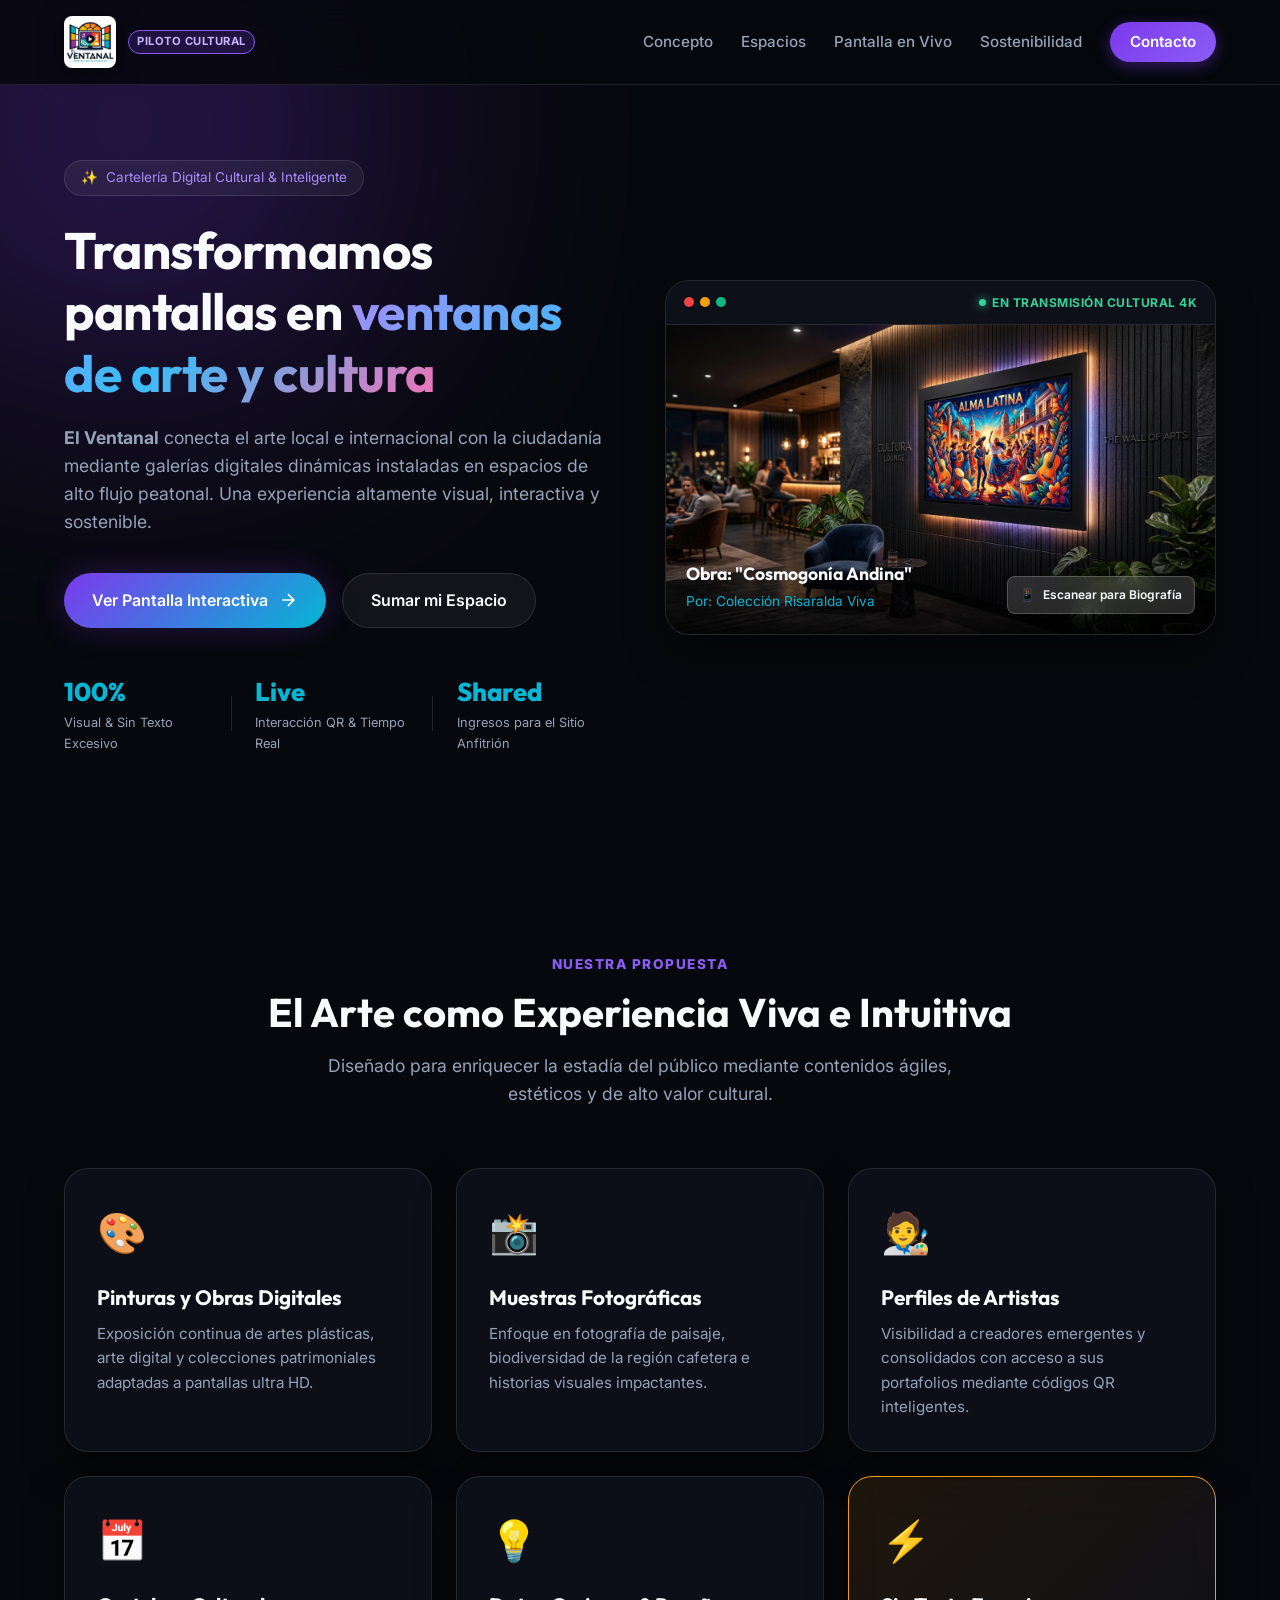
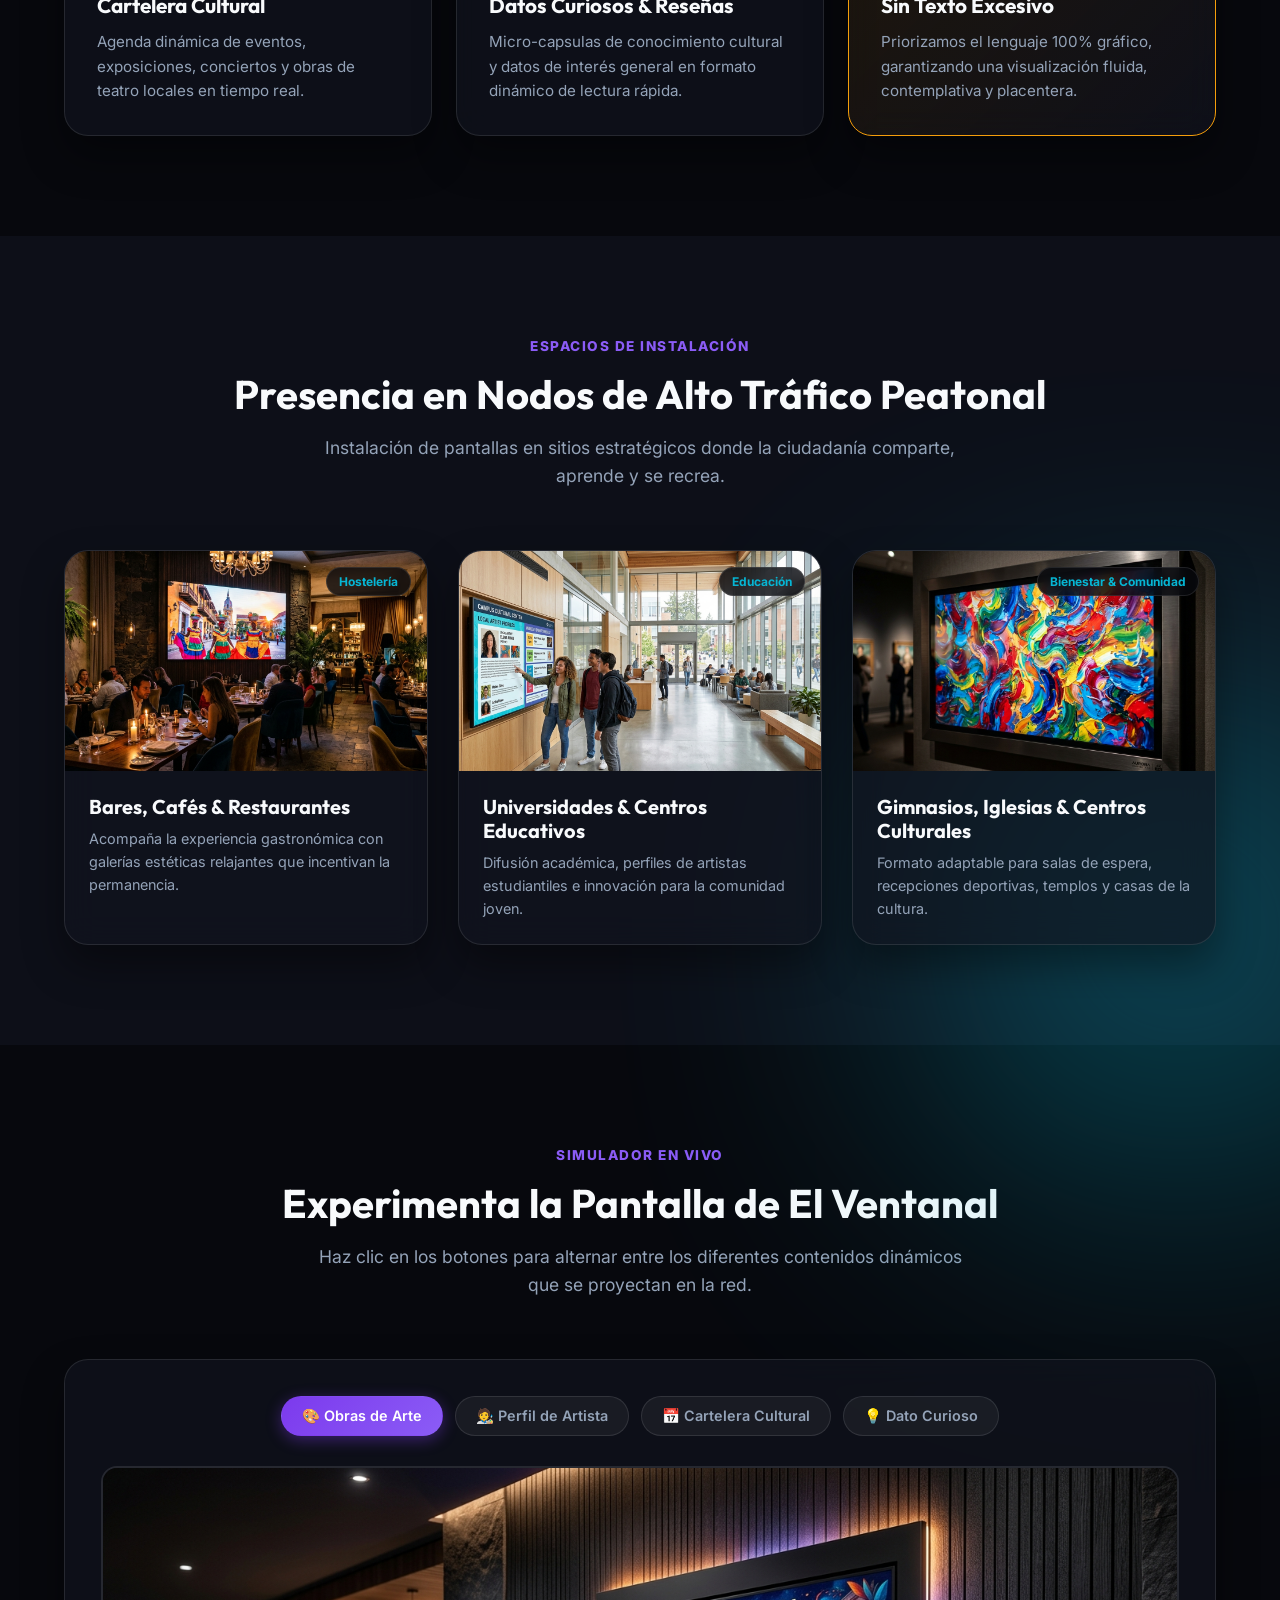
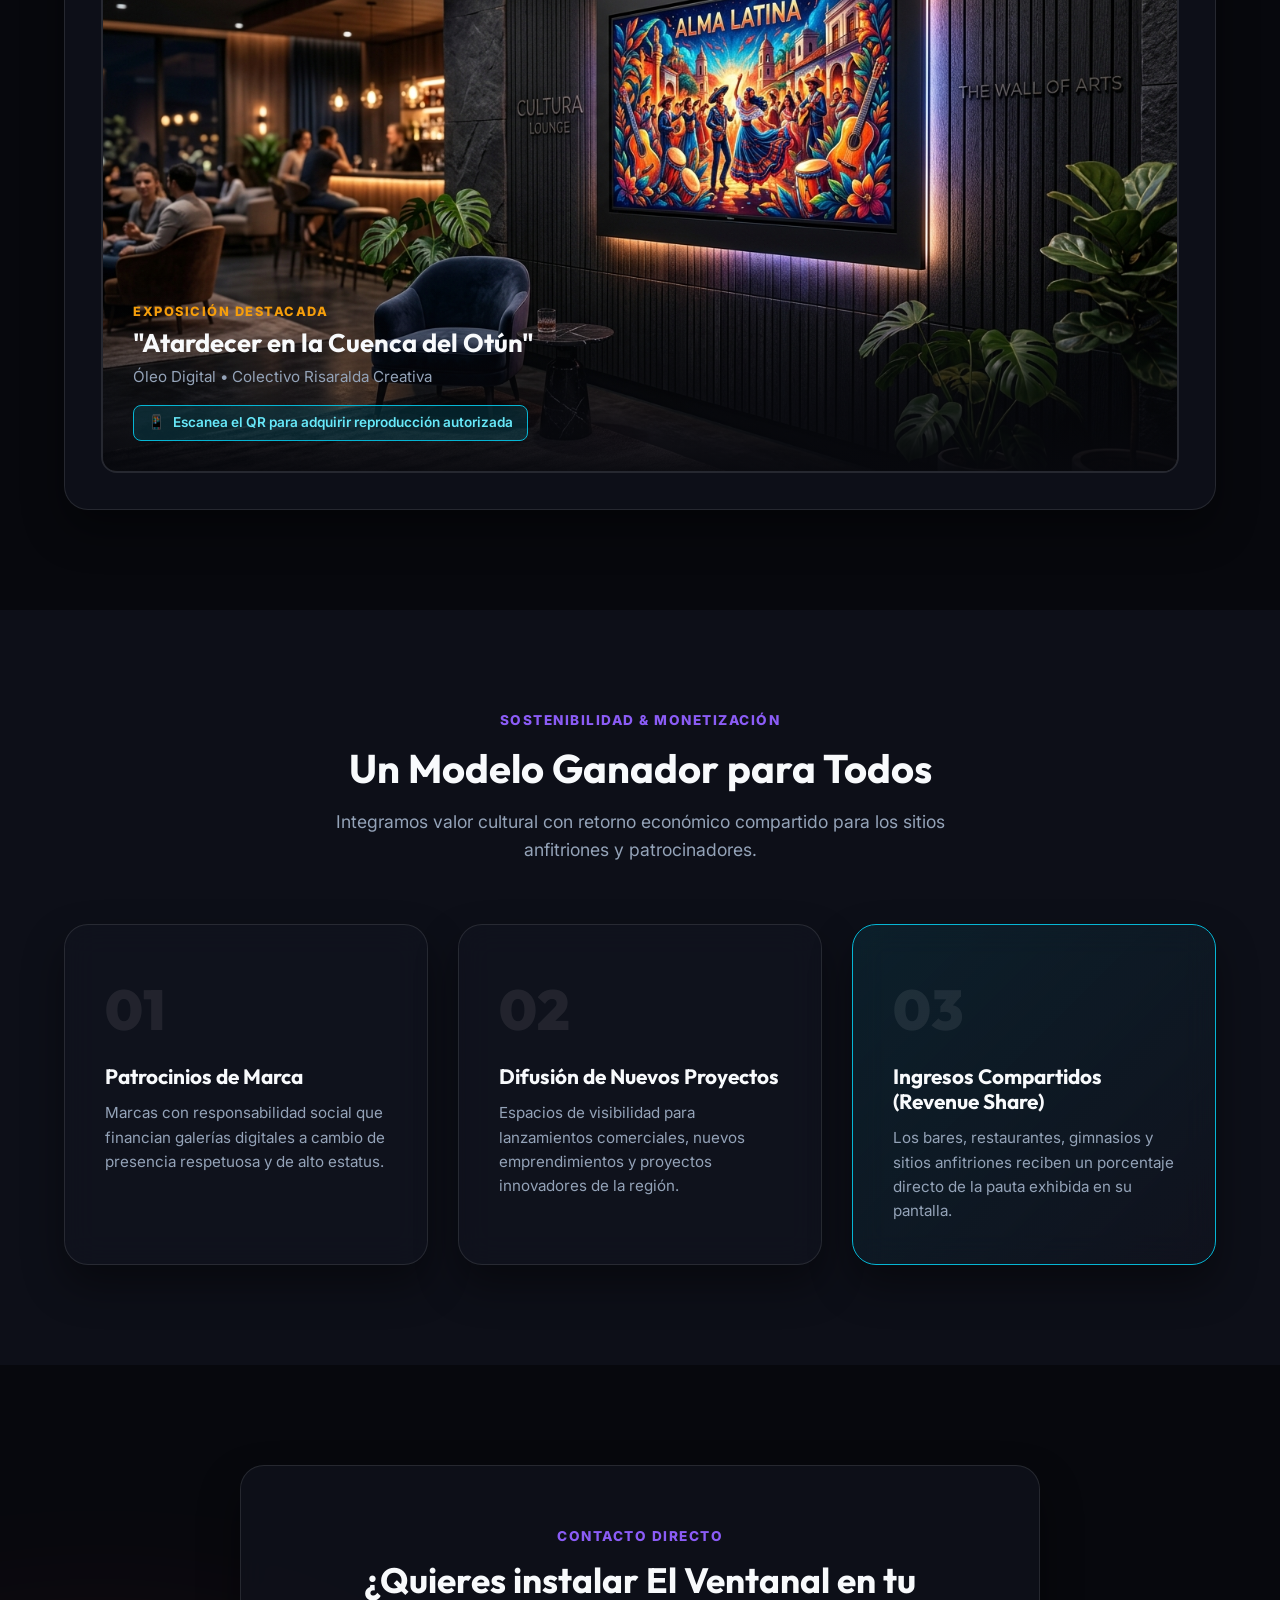
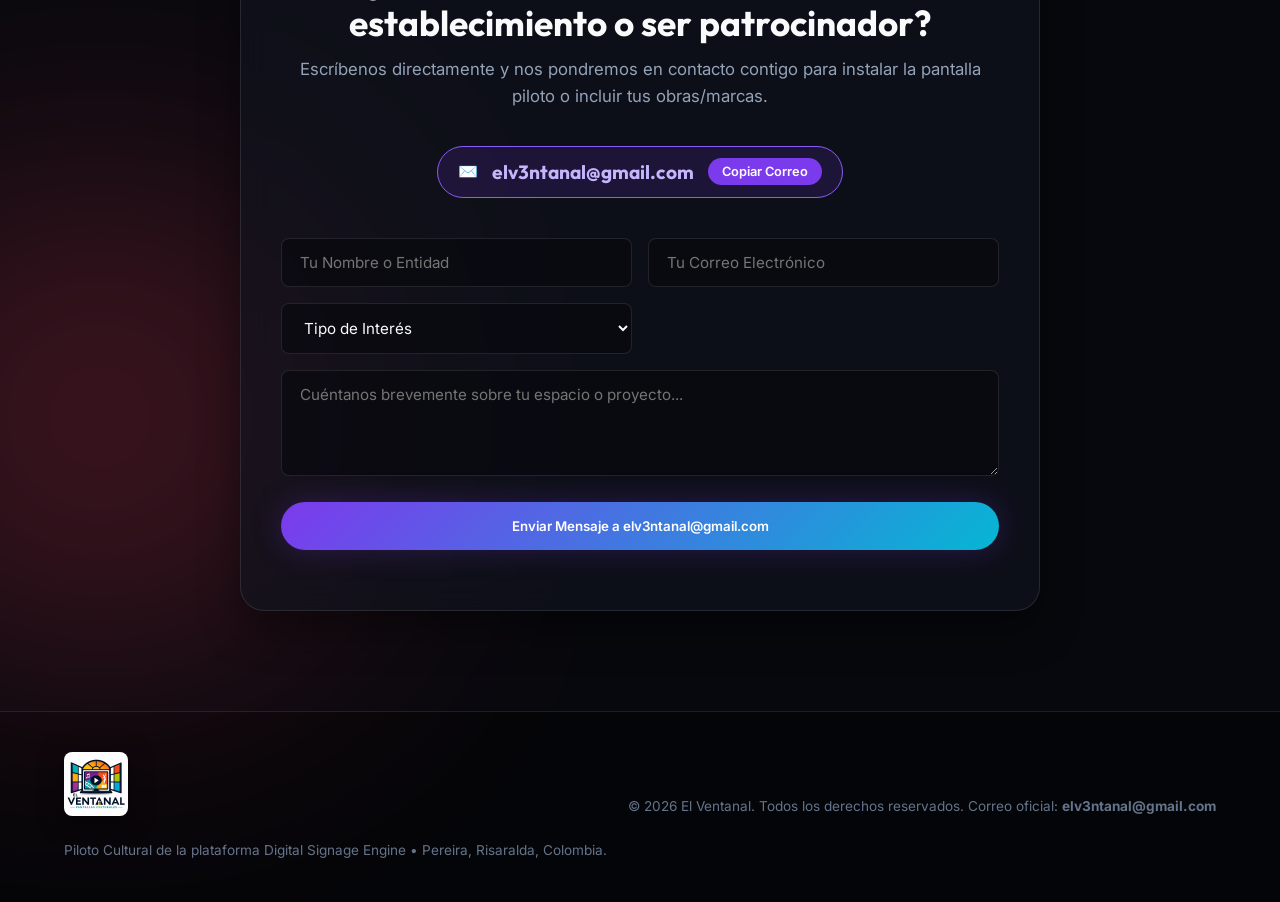
<file: public/index.html>
<!DOCTYPE html>
<html lang="es">
<head>
  <meta charset="UTF-8">
  <meta name="viewport" content="width=device-width, initial-scale=1.0">
  <title>El Ventanal — Galerías Digitales e Interactivas de Arte y Cultura</title>
  <meta name="description" content="El Ventanal es una plataforma cultural y tecnológica que transforma pantallas en sitios de alto flujo en galerías digitales dinámicas e interactivas.">
  
  <!-- Google Fonts -->
  <link rel="preconnect" href="https://fonts.googleapis.com">
  <link rel="preconnect" href="https://fonts.gstatic.com" crossorigin>
  <link href="https://fonts.googleapis.com/css2?family=Inter:wght@300;400;500;600;700&family=Outfit:wght@400;500;600;700;800;900&display=swap" rel="stylesheet">
  
  <!-- Stylesheet -->
  <link rel="stylesheet" href="styles.css">
</head>
<body>

  <!-- Ambient Glow Backgrounds -->
  <div class="glow-orb orb-1"></div>
  <div class="glow-orb orb-2"></div>
  <div class="glow-orb orb-3"></div>

  <!-- Navigation Bar -->
  <header class="navbar">
    <div class="nav-container">
      <a href="#" class="brand-logo">
        <img src="./images/logo.jpg" alt="El Ventanal - Pantallas Culturales" class="logo-img">
        <span class="badge-tag">PILOTO CULTURAL</span>
      </a>

      <nav class="nav-links">
        <a href="#concepto">Concepto</a>
        <a href="#ubicaciones">Espacios</a>
        <a href="#simulador">Pantalla en Vivo</a>
        <a href="#sostenibilidad">Sostenibilidad</a>
        <a href="#contacto" class="btn-nav">Contacto</a>
      </nav>
    </div>
  </header>

  <!-- Hero Section -->
  <section class="hero-section">
    <div class="container hero-grid">
      <div class="hero-content">
        <div class="pill-badge">
          <span class="sparkle">✨</span> Cartelería Digital Cultural & Inteligente
        </div>
        <h1 class="hero-title">
          Transformamos pantallas en <span class="gradient-text">ventanas de arte y cultura</span>
        </h1>
        <p class="hero-description">
          <strong>El Ventanal</strong> conecta el arte local e internacional con la ciudadanía mediante galerías digitales dinámicas instaladas en espacios de alto flujo peatonal. Una experiencia altamente visual, interactiva y sostenible.
        </p>

        <div class="hero-actions">
          <a href="#simulador" class="btn-primary">
            <span>Ver Pantalla Interactiva</span>
            <svg width="20" height="20" viewBox="0 0 24 24" fill="none" stroke="currentColor" stroke-width="2"><path d="M5 12h14M12 5l7 7-7 7"/></svg>
          </a>
          <a href="#contacto" class="btn-secondary">
            <span>Sumar mi Espacio</span>
          </a>
        </div>

        <div class="hero-stats">
          <div class="stat-item">
            <span class="stat-num">100%</span>
            <span class="stat-label">Visual & Sin Texto Excesivo</span>
          </div>
          <div class="stat-divider"></div>
          <div class="stat-item">
            <span class="stat-num">Live</span>
            <span class="stat-label">Interacción QR & Tiempo Real</span>
          </div>
          <div class="stat-divider"></div>
          <div class="stat-item">
            <span class="stat-num">Shared</span>
            <span class="stat-label">Ingresos para el Sitio Anfitrión</span>
          </div>
        </div>
      </div>

      <div class="hero-media">
        <div class="screen-frame glass-panel">
          <div class="screen-header">
            <div class="screen-dots">
              <span class="dot red"></span>
              <span class="dot yellow"></span>
              <span class="dot green"></span>
            </div>
            <span class="screen-status"><span class="pulse-dot"></span> EN TRANSMISIÓN CULTURAL 4K</span>
          </div>
          <div class="screen-body">
            <img src="./images/hero_art.jpg" alt="Exposición de arte digital El Ventanal" class="hero-img">
            <div class="screen-overlay-info">
              <div class="artist-tag">
                <span class="artist-name">Obra: "Cosmogonía Andina"</span>
                <span class="artist-author">Por: Colección Risaralda Viva</span>
              </div>
              <div class="qr-box">
                <div class="qr-code">📱</div>
                <span>Escanear para Biografía</span>
              </div>
            </div>
          </div>
        </div>
      </div>
    </div>
  </section>

  <!-- Concept & Features Section -->
  <section id="concepto" class="section-padding">
    <div class="container">
      <div class="section-header text-center">
        <span class="section-tag">NUESTRA PROPUESTA</span>
        <h2 class="section-title">El Arte como Experiencia Viva e Intuitiva</h2>
        <p class="section-subtitle">
          Diseñado para enriquecer la estadía del público mediante contenidos ágiles, estéticos y de alto valor cultural.
        </p>
      </div>

      <div class="features-grid">
        <div class="feature-card glass-panel">
          <div class="card-icon">🎨</div>
          <h3>Pinturas y Obras Digitales</h3>
          <p>Exposición continua de artes plásticas, arte digital y colecciones patrimoniales adaptadas a pantallas ultra HD.</p>
        </div>

        <div class="feature-card glass-panel">
          <div class="card-icon">📸</div>
          <h3>Muestras Fotográficas</h3>
          <p>Enfoque en fotografía de paisaje, biodiversidad de la región cafetera e historias visuales impactantes.</p>
        </div>

        <div class="feature-card glass-panel">
          <div class="card-icon">🧑‍🎨</div>
          <h3>Perfiles de Artistas</h3>
          <p>Visibilidad a creadores emergentes y consolidados con acceso a sus portafolios mediante códigos QR inteligentes.</p>
        </div>

        <div class="feature-card glass-panel">
          <div class="card-icon">📅</div>
          <h3>Cartelera Cultural</h3>
          <p>Agenda dinámica de eventos, exposiciones, conciertos y obras de teatro locales en tiempo real.</p>
        </div>

        <div class="feature-card glass-panel">
          <div class="card-icon">💡</div>
          <h3>Datos Curiosos & Reseñas</h3>
          <p>Micro-capsulas de conocimiento cultural y datos de interés general en formato dinámico de lectura rápida.</p>
        </div>

        <div class="feature-card glass-panel highlight">
          <div class="card-icon">⚡</div>
          <h3>Sin Texto Excesivo</h3>
          <p>Priorizamos el lenguaje 100% gráfico, garantizando una visualización fluida, contemplativa y placentera.</p>
        </div>
      </div>
    </div>
  </section>

  <!-- Venues / Locations Grid Section -->
  <section id="ubicaciones" class="section-padding bg-alt">
    <div class="container">
      <div class="section-header text-center">
        <span class="section-tag">ESPACIOS DE INSTALACIÓN</span>
        <h2 class="section-title">Presencia en Nodos de Alto Tráfico Peatonal</h2>
        <p class="section-subtitle">
          Instalación de pantallas en sitios estratégicos donde la ciudadanía comparte, aprende y se recrea.
        </p>
      </div>

      <div class="venues-grid">
        <div class="venue-card glass-panel">
          <div class="venue-img-wrap">
            <img src="./images/lounge_screen.jpg" alt="Pantalla en Restaurante o Bar">
            <span class="venue-badge">Hostelería</span>
          </div>
          <div class="venue-content">
            <h3>Bares, Cafés & Restaurantes</h3>
            <p>Acompaña la experiencia gastronómica con galerías estéticas relajantes que incentivan la permanencia.</p>
          </div>
        </div>

        <div class="venue-card glass-panel">
          <div class="venue-img-wrap">
            <img src="./images/university_screen.jpg" alt="Pantalla en Universidad">
            <span class="venue-badge">Educación</span>
          </div>
          <div class="venue-content">
            <h3>Universidades & Centros Educativos</h3>
            <p>Difusión académica, perfiles de artistas estudiantiles e innovación para la comunidad joven.</p>
          </div>
        </div>

        <div class="venue-card glass-panel">
          <div class="venue-img-wrap">
            <img src="./images/art_gallery.jpg" alt="Pantalla en Gimnasio o Espacio Público">
            <span class="venue-badge">Bienestar & Comunidad</span>
          </div>
          <div class="venue-content">
            <h3>Gimnasios, Iglesias & Centros Culturales</h3>
            <p>Formato adaptable para salas de espera, recepciones deportivas, templos y casas de la cultura.</p>
          </div>
        </div>
      </div>
    </div>
  </section>

  <!-- Live Screen Simulator Section -->
  <section id="simulador" class="section-padding">
    <div class="container">
      <div class="section-header text-center">
        <span class="section-tag">SIMULADOR EN VIVO</span>
        <h2 class="section-title">Experimenta la Pantalla de El Ventanal</h2>
        <p class="section-subtitle">
          Haz clic en los botones para alternar entre los diferentes contenidos dinámicos que se proyectan en la red.
        </p>
      </div>

      <div class="simulator-wrapper glass-panel">
        <div class="sim-controls">
          <button class="sim-btn active" data-mode="arte">🎨 Obras de Arte</button>
          <button class="sim-btn" data-mode="artista">🧑‍🎨 Perfil de Artista</button>
          <button class="sim-btn" data-mode="agenda">📅 Cartelera Cultural</button>
          <button class="sim-btn" data-mode="dato">💡 Dato Curioso</button>
        </div>

        <div class="sim-screen" id="simScreen">
          <!-- Mode: Arte (Default) -->
          <div class="sim-slide active" id="slide-arte">
            <img src="./images/hero_art.jpg" alt="Obra de Arte en Vivo">
            <div class="sim-overlay">
              <div class="sim-tag-main">EXPOSICIÓN DESTACADA</div>
              <h3>"Atardecer en la Cuenca del Otún"</h3>
              <p>Óleo Digital • Colectivo Risaralda Creativa</p>
              <div class="sim-qr-badge">
                <span class="qr-icon">📱</span> Escanea el QR para adquirir reproducción autorizada
              </div>
            </div>
          </div>

          <!-- Mode: Artista -->
          <div class="sim-slide" id="slide-artista">
            <img src="./images/art_gallery.jpg" alt="Perfil de Artista">
            <div class="sim-overlay">
              <div class="sim-tag-main">ARTISTA DEL MES</div>
              <h3>Laura Restrepo — Arte Escultórico & Digital</h3>
              <p>Pereira, Colombia • 12 Obras en Exhibición</p>
              <div class="sim-qr-badge">
                <span class="qr-icon">📱</span> Escanea el QR para conocer su trayectoria
              </div>
            </div>
          </div>

          <!-- Mode: Agenda -->
          <div class="sim-slide" id="slide-agenda">
            <img src="./images/university_screen.jpg" alt="Agenda Cultural">
            <div class="sim-overlay">
              <div class="sim-tag-main">AGENDA CULTURAL RISARALDA</div>
              <h3>Festival de Jazz & Exposición de Fotografía</h3>
              <p>Este Viernes 7:00 PM • Teatro Comfamiliar Pereira</p>
              <div class="sim-qr-badge">
                <span class="qr-icon">📱</span> Escanea el QR para reservar tu entrada libre
              </div>
            </div>
          </div>

          <!-- Mode: Dato -->
          <div class="sim-slide" id="slide-dato">
            <img src="./images/lounge_screen.jpg" alt="Dato Curioso">
            <div class="sim-overlay">
              <div class="sim-tag-main">¿SABÍAS QUÉ?</div>
              <h3>El Paisaje Cultural Cafetero es Patrimonio de la Humanidad</h3>
              <p>Declarado por la UNESCO gracias a su arquitectura y biodiversidad única.</p>
              <div class="sim-qr-badge">
                <span class="qr-icon">📱</span> Escanea el QR para leer la reseña completa
              </div>
            </div>
          </div>
        </div>
      </div>
    </div>
  </section>

  <!-- Sustainability & Business Model Section -->
  <section id="sostenibilidad" class="section-padding bg-alt">
    <div class="container">
      <div class="section-header text-center">
        <span class="section-tag">SOSTENIBILIDAD & MONETIZACIÓN</span>
        <h2 class="section-title">Un Modelo Ganador para Todos</h2>
        <p class="section-subtitle">
          Integramos valor cultural con retorno económico compartido para los sitios anfitriones y patrocinadores.
        </p>
      </div>

      <div class="sustainability-grid">
        <div class="sus-card glass-panel">
          <div class="sus-number">01</div>
          <h3>Patrocinios de Marca</h3>
          <p>Marcas con responsabilidad social que financian galerías digitales a cambio de presencia respetuosa y de alto estatus.</p>
        </div>

        <div class="sus-card glass-panel">
          <div class="sus-number">02</div>
          <h3>Difusión de Nuevos Proyectos</h3>
          <p>Espacios de visibilidad para lanzamientos comerciales, nuevos emprendimientos y proyectos innovadores de la región.</p>
        </div>

        <div class="sus-card glass-panel highlight-sus">
          <div class="sus-number">03</div>
          <h3>Ingresos Compartidos (Revenue Share)</h3>
          <p>Los bares, restaurantes, gimnasios y sitios anfitriones reciben un porcentaje directo de la pauta exhibida en su pantalla.</p>
        </div>
      </div>
    </div>
  </section>

  <!-- Contact & Direct Inquiry Section -->
  <section id="contacto" class="section-padding">
    <div class="container">
      <div class="contact-box glass-panel text-center">
        <span class="section-tag">CONTACTO DIRECTO</span>
        <h2 class="contact-title">¿Quieres instalar El Ventanal en tu establecimiento o ser patrocinador?</h2>
        <p class="contact-subtitle">
          Escríbenos directamente y nos pondremos en contacto contigo para instalar la pantalla piloto o incluir tus obras/marcas.
        </p>

        <div class="email-badge-container">
          <div class="email-display" id="emailBox">
            <span class="email-icon">✉️</span>
            <span class="email-text">elv3ntanal@gmail.com</span>
            <button class="btn-copy" id="btnCopy">Copiar Correo</button>
          </div>
          <span class="copy-feedback" id="copyFeedback">¡Correo copiado al portapapeles!</span>
        </div>

        <form class="contact-form" id="contactForm" onsubmit="handleFormSubmit(event)">
          <div class="form-row">
            <input type="text" placeholder="Tu Nombre o Entidad" required class="form-input">
            <input type="email" placeholder="Tu Correo Electrónico" required class="form-input">
          </div>
          <div class="form-row">
            <select class="form-input">
              <option value="">Tipo de Interés</option>
              <option value="sitio">Quiero una pantalla en mi local (Bar/Restaurante/Gimnasio)</option>
              <option value="artista">Soy artista / Quiero exponer mis obras</option>
              <option value="patrocinio">Quiero pautar / Patrocinar la red</option>
              <option value="otro">Otro tipo de alianza</option>
            </select>
          </div>
          <textarea placeholder="Cuéntanos brevemente sobre tu espacio o proyecto..." rows="4" required class="form-input"></textarea>
          <button type="submit" class="btn-primary btn-submit">
            <span>Enviar Mensaje a elv3ntanal@gmail.com</span>
          </button>
        </form>
        <div id="formSuccess" class="form-success-msg">
          ✅ ¡Gracias por comunicarte! Tu mensaje ha sido registrado para <strong>elv3ntanal@gmail.com</strong>.
        </div>
      </div>
    </div>
  </section>

  <!-- Footer -->
  <footer class="footer">
    <div class="container footer-content">
      <div class="footer-brand">
        <img src="./images/logo.jpg" alt="El Ventanal - Pantallas Culturales" class="footer-logo-img">
        <p>Piloto Cultural de la plataforma Digital Signage Engine • Pereira, Risaralda, Colombia.</p>
      </div>
      <div class="footer-copy">
        <p>© 2026 El Ventanal. Todos los derechos reservados. Correo oficial: <strong>elv3ntanal@gmail.com</strong></p>
      </div>
    </div>
  </footer>

  <!-- Script -->
  <script src="script.js"></script>
</body>
</html>
</file>
<file: public/styles.css>
/* ==========================================================================
   El Ventanal — Modern Cultural Digital Signage Landing Page CSS
   ========================================================================== */

:root {
  --bg-dark: #07080d;
  --bg-card: rgba(18, 20, 32, 0.65);
  --bg-card-hover: rgba(26, 29, 46, 0.8);
  --bg-alt: #0d0f18;
  
  --primary-violet: #8b5cf6;
  --primary-purple: #7c3aed;
  --accent-cyan: #06b6d4;
  --accent-gold: #f59e0b;
  --accent-rose: #f43f5e;
  
  --text-main: #f8fafc;
  --text-muted: #94a3b8;
  --text-dim: #64748b;
  
  --border-glass: rgba(255, 255, 255, 0.1);
  --border-glow: rgba(139, 92, 246, 0.3);
  
  --font-heading: 'Outfit', sans-serif;
  --font-body: 'Inter', sans-serif;
  
  --radius-sm: 8px;
  --radius-md: 16px;
  --radius-lg: 24px;
  --radius-full: 9999px;
  
  --shadow-glow: 0 0 30px rgba(124, 58, 237, 0.25);
  --transition: all 0.3s cubic-bezier(0.4, 0, 0.2, 1);
}

/* Reset & Base Styles */
*, *::before, *::after {
  box-sizing: border-box;
  margin: 0;
  padding: 0;
}

html {
  scroll-behavior: smooth;
}

body {
  background-color: var(--bg-dark);
  color: var(--text-main);
  font-family: var(--font-body);
  line-height: 1.6;
  overflow-x: hidden;
  position: relative;
}

/* Typography */
h1, h2, h3, h4 {
  font-family: var(--font-heading);
  font-weight: 700;
  line-height: 1.2;
}

a {
  color: inherit;
  text-decoration: none;
}

button {
  cursor: pointer;
  border: none;
  font-family: inherit;
}

/* Layout Utilities */
.container {
  width: 90%;
  max-width: 1200px;
  margin: 0 auto;
}

.section-padding {
  padding: 100px 0;
}

.bg-alt {
  background-color: var(--bg-alt);
}

.text-center {
  text-align: center;
}

.gradient-text {
  background: linear-gradient(135deg, #a78bfa 0%, #38bdf8 50%, #f472b6 100%);
  -webkit-background-clip: text;
  -webkit-text-fill-color: transparent;
}

/* Ambient Glow Orbs */
.glow-orb {
  position: absolute;
  border-radius: 50%;
  filter: blur(140px);
  pointer-events: none;
  z-index: 0;
  opacity: 0.4;
}

.orb-1 {
  width: 450px;
  height: 450px;
  background: var(--primary-purple);
  top: -100px;
  left: -100px;
}

.orb-2 {
  width: 500px;
  height: 500px;
  background: var(--accent-cyan);
  top: 40%;
  right: -150px;
}

.orb-3 {
  width: 400px;
  height: 400px;
  background: var(--accent-rose);
  bottom: 5%;
  left: -100px;
}

/* Glassmorphism Panel */
.glass-panel {
  background: var(--bg-card);
  backdrop-filter: blur(16px);
  -webkit-backdrop-filter: blur(16px);
  border: 1px solid var(--border-glass);
  border-radius: var(--radius-lg);
  box-shadow: 0 20px 40px rgba(0, 0, 0, 0.4);
  transition: var(--transition);
}

.glass-panel:hover {
  border-color: var(--border-glow);
}

/* Navbar */
.navbar {
  position: fixed;
  top: 0;
  left: 0;
  width: 100%;
  z-index: 1000;
  background: rgba(7, 8, 13, 0.85);
  backdrop-filter: blur(12px);
  border-bottom: 1px solid var(--border-glass);
  padding: 16px 0;
}

.nav-container {
  width: 90%;
  max-width: 1200px;
  margin: 0 auto;
  display: flex;
  justify-content: space-between;
  align-items: center;
}

.brand-logo {
  display: flex;
  align-items: center;
  gap: 12px;
}

.logo-img {
  height: 52px;
  width: auto;
  object-fit: contain;
  border-radius: var(--radius-sm);
  filter: drop-shadow(0 4px 12px rgba(0, 0, 0, 0.5));
  transition: var(--transition);
}

.logo-img:hover {
  transform: scale(1.03);
}

.footer-logo-img {
  height: 64px;
  width: auto;
  object-fit: contain;
  margin-bottom: 12px;
  border-radius: var(--radius-sm);
  filter: drop-shadow(0 4px 12px rgba(0, 0, 0, 0.5));
}

.badge-tag {
  background: rgba(124, 58, 237, 0.2);
  border: 1px solid var(--primary-violet);
  color: #c4b5fd;
  font-size: 0.7rem;
  font-weight: 700;
  padding: 2px 8px;
  border-radius: var(--radius-full);
  letter-spacing: 0.5px;
}

.nav-links {
  display: flex;
  align-items: center;
  gap: 28px;
}

.nav-links a {
  font-size: 0.95rem;
  color: var(--text-muted);
  font-weight: 500;
  transition: var(--transition);
}

.nav-links a:hover {
  color: var(--text-main);
}

.btn-nav {
  background: linear-gradient(135deg, var(--primary-purple), var(--primary-violet));
  color: #fff !important;
  padding: 8px 20px;
  border-radius: var(--radius-full);
  font-weight: 600 !important;
  box-shadow: 0 4px 15px rgba(124, 58, 237, 0.4);
}

.btn-nav:hover {
  transform: translateY(-2px);
  box-shadow: 0 6px 20px rgba(124, 58, 237, 0.6);
}

/* Hero Section */
.hero-section {
  padding: 160px 0 100px 0;
  position: relative;
  z-index: 1;
}

.hero-grid {
  display: grid;
  grid-template-columns: 1fr 1fr;
  gap: 50px;
  align-items: center;
}

.pill-badge {
  display: inline-flex;
  align-items: center;
  gap: 8px;
  background: rgba(255, 255, 255, 0.05);
  border: 1px solid var(--border-glass);
  padding: 6px 16px;
  border-radius: var(--radius-full);
  font-size: 0.85rem;
  color: #a78bfa;
  margin-bottom: 24px;
}

.hero-title {
  font-size: 3.2rem;
  margin-bottom: 20px;
  letter-spacing: -0.5px;
}

.hero-description {
  font-size: 1.1rem;
  color: var(--text-muted);
  margin-bottom: 36px;
  max-width: 540px;
}

.hero-actions {
  display: flex;
  gap: 16px;
  margin-bottom: 44px;
}

.btn-primary {
  display: inline-flex;
  align-items: center;
  gap: 10px;
  background: linear-gradient(135deg, var(--primary-purple), var(--accent-cyan));
  color: #fff;
  font-weight: 600;
  padding: 14px 28px;
  border-radius: var(--radius-full);
  box-shadow: var(--shadow-glow);
  transition: var(--transition);
}

.btn-primary:hover {
  transform: translateY(-3px);
  box-shadow: 0 10px 30px rgba(6, 182, 212, 0.4);
}

.btn-secondary {
  display: inline-flex;
  align-items: center;
  background: rgba(255, 255, 255, 0.05);
  border: 1px solid var(--border-glass);
  color: var(--text-main);
  font-weight: 600;
  padding: 14px 28px;
  border-radius: var(--radius-full);
  transition: var(--transition);
}

.btn-secondary:hover {
  background: rgba(255, 255, 255, 0.1);
  border-color: var(--text-muted);
}

.hero-stats {
  display: flex;
  align-items: center;
  gap: 24px;
}

.stat-item {
  display: flex;
  flex-direction: column;
}

.stat-num {
  font-family: var(--font-heading);
  font-size: 1.6rem;
  font-weight: 800;
  color: var(--accent-cyan);
}

.stat-label {
  font-size: 0.8rem;
  color: var(--text-muted);
}

.stat-divider {
  width: 1px;
  height: 35px;
  background: var(--border-glass);
}

/* Screen Frame Component */
.screen-frame {
  overflow: hidden;
  position: relative;
}

.screen-header {
  background: rgba(15, 17, 26, 0.9);
  padding: 12px 18px;
  display: flex;
  justify-content: space-between;
  align-items: center;
  border-bottom: 1px solid var(--border-glass);
}

.screen-dots {
  display: flex;
  gap: 6px;
}

.dot {
  width: 10px;
  height: 10px;
  border-radius: 50%;
}

.dot.red { background: #ef4444; }
.dot.yellow { background: #f59e0b; }
.dot.green { background: #10b981; }

.screen-status {
  font-size: 0.75rem;
  font-weight: 700;
  color: #34d399;
  letter-spacing: 0.5px;
  display: flex;
  align-items: center;
  gap: 6px;
}

.pulse-dot {
  width: 7px;
  height: 7px;
  background: #34d399;
  border-radius: 50%;
  box-shadow: 0 0 10px #34d399;
  animation: pulse 1.5s infinite;
}

@keyframes pulse {
  0% { opacity: 0.4; }
  50% { opacity: 1; }
  100% { opacity: 0.4; }
}

.screen-body {
  position: relative;
  aspect-ratio: 16/9;
  overflow: hidden;
}

.hero-img {
  width: 100%;
  height: 100%;
  object-fit: cover;
  display: block;
}

.screen-overlay-info {
  position: absolute;
  bottom: 0;
  left: 0;
  right: 0;
  padding: 20px;
  background: linear-gradient(0deg, rgba(0, 0, 0, 0.9) 0%, rgba(0, 0, 0, 0) 100%);
  display: flex;
  justify-content: space-between;
  align-items: flex-end;
}

.artist-name {
  display: block;
  font-family: var(--font-heading);
  font-weight: 700;
  font-size: 1.1rem;

}

.artist-author {
  font-size: 0.85rem;
  color: var(--accent-cyan);
}

.qr-box {
  background: rgba(255, 255, 255, 0.15);
  backdrop-filter: blur(8px);
  padding: 8px 12px;
  border-radius: var(--radius-sm);
  border: 1px solid rgba(255, 255, 255, 0.2);
  display: flex;
  align-items: center;
  gap: 8px;
  font-size: 0.75rem;
  font-weight: 600;
}

/* Section Header */
.section-header {
  margin-bottom: 60px;
}

.section-tag {
  color: var(--primary-violet);
  font-weight: 800;
  font-size: 0.85rem;
  letter-spacing: 1.5px;
  margin-bottom: 12px;
  display: block;
}

.section-title {
  font-size: 2.5rem;
  margin-bottom: 16px;
}

.section-subtitle {
  font-size: 1.1rem;
  color: var(--text-muted);
  max-width: 650px;
  margin: 0 auto;
}

/* Features Grid */
.features-grid {
  display: grid;
  grid-template-columns: repeat(auto-fit, minmax(320px, 1fr));
  gap: 24px;
}

.feature-card {
  padding: 32px;
}

.card-icon {
  font-size: 2.5rem;
  margin-bottom: 20px;
}

.feature-card h3 {
  font-size: 1.3rem;
  margin-bottom: 12px;

}

.feature-card p {
  color: var(--text-muted);
  font-size: 0.95rem;
}

.feature-card.highlight {
  border-color: var(--accent-gold);
  background: linear-gradient(135deg, rgba(245, 158, 11, 0.1), rgba(18, 20, 32, 0.65));
}

/* Venues Grid */
.venues-grid {
  display: grid;
  grid-template-columns: repeat(auto-fit, minmax(340px, 1fr));
  gap: 30px;
}

.venue-card {
  overflow: hidden;
}

.venue-img-wrap {
  position: relative;
  height: 220px;
}

.venue-img-wrap img {
  width: 100%;
  height: 100%;
  object-fit: cover;
}

.venue-badge {
  position: absolute;
  top: 16px;
  right: 16px;
  background: rgba(7, 8, 13, 0.8);
  backdrop-filter: blur(6px);
  border: 1px solid var(--border-glass);
  padding: 4px 12px;
  border-radius: var(--radius-full);
  font-size: 0.75rem;
  font-weight: 700;
  color: var(--accent-cyan);
}

.venue-content {
  padding: 24px;
}

.venue-content h3 {
  font-size: 1.25rem;
  margin-bottom: 8px;
}

.venue-content p {
  color: var(--text-muted);
  font-size: 0.9rem;
}

/* Simulator Section */
.simulator-wrapper {
  padding: 36px;
}

.sim-controls {
  display: flex;
  justify-content: center;
  gap: 12px;
  flex-wrap: wrap;
  margin-bottom: 30px;
}

.sim-btn {
  background: rgba(255, 255, 255, 0.05);
  border: 1px solid var(--border-glass);
  color: var(--text-muted);
  padding: 10px 20px;
  border-radius: var(--radius-full);
  font-weight: 600;
  font-size: 0.9rem;
  transition: var(--transition);
}

.sim-btn:hover {
  color: var(--text-main);
  border-color: var(--primary-violet);
}

.sim-btn.active {
  background: linear-gradient(135deg, var(--primary-purple), var(--primary-violet));
  color: #fff;
  border-color: transparent;
  box-shadow: 0 4px 15px rgba(124, 58, 237, 0.4);
}

.sim-screen {
  position: relative;
  aspect-ratio: 16/9;
  border-radius: var(--radius-md);
  overflow: hidden;
  border: 2px solid var(--border-glass);
}

.sim-slide {
  position: absolute;
  inset: 0;
  opacity: 0;
  pointer-events: none;
  transition: opacity 0.5s ease-in-out;
}

.sim-slide.active {
  opacity: 1;
  pointer-events: auto;
}

.sim-slide img {
  width: 100%;
  height: 100%;
  object-fit: cover;
}

.sim-overlay {
  position: absolute;
  bottom: 0;
  left: 0;
  right: 0;
  padding: 30px;
  background: linear-gradient(0deg, rgba(7, 8, 13, 0.95) 0%, rgba(7, 8, 13, 0) 100%);
}

.sim-tag-main {
  color: var(--accent-gold);
  font-weight: 800;
  font-size: 0.8rem;
  letter-spacing: 1.5px;
  margin-bottom: 6px;
}

.sim-overlay h3 {
  font-size: 1.6rem;
  margin-bottom: 6px;

}

.sim-overlay p {
  color: var(--text-muted);
  font-size: 0.95rem;
  margin-bottom: 16px;
}

.sim-qr-badge {
  display: inline-flex;
  align-items: center;
  gap: 8px;
  background: rgba(6, 182, 212, 0.15);
  border: 1px solid var(--accent-cyan);
  color: #67e8f9;
  font-size: 0.85rem;
  font-weight: 600;
  padding: 6px 14px;
  border-radius: var(--radius-sm);
}

/* Sustainability Section */
.sustainability-grid {
  display: grid;
  grid-template-columns: repeat(auto-fit, minmax(300px, 1fr));
  gap: 30px;
}

.sus-card {
  padding: 40px;
  position: relative;
}

.sus-number {
  font-family: var(--font-heading);
  font-size: 3.5rem;
  font-weight: 900;
  color: rgba(255, 255, 255, 0.08);
  margin-bottom: 10px;
}

.sus-card h3 {
  font-size: 1.3rem;
  margin-bottom: 12px;

}

.sus-card p {
  color: var(--text-muted);
  font-size: 0.95rem;
}

.sus-card.highlight-sus {
  border-color: var(--accent-cyan);
  background: linear-gradient(135deg, rgba(6, 182, 212, 0.1), rgba(18, 20, 32, 0.65));
}

/* Contact Section */
.contact-box {
  padding: 60px 40px;
  max-width: 800px;
  margin: 0 auto;
}

.contact-title {
  font-size: 2.2rem;
  margin: 12px 0;
}

.contact-subtitle {
  color: var(--text-muted);
  font-size: 1.05rem;
  margin-bottom: 36px;
}

.email-badge-container {
  display: flex;
  flex-direction: column;
  align-items: center;
  gap: 10px;
  margin-bottom: 40px;
}

.email-display {
  display: inline-flex;
  align-items: center;
  gap: 14px;
  background: rgba(124, 58, 237, 0.15);
  border: 1px solid var(--primary-violet);
  padding: 10px 20px;
  border-radius: var(--radius-full);
}

.email-text {
  font-family: var(--font-heading);
  font-weight: 700;
  font-size: 1.2rem;
  color: #c4b5fd;
}

.btn-copy {
  background: var(--primary-purple);
  color: #fff;
  padding: 6px 14px;
  border-radius: var(--radius-full);
  font-size: 0.8rem;
  font-weight: 600;
  transition: var(--transition);
}

.btn-copy:hover {
  background: var(--primary-violet);
}

.copy-feedback {
  font-size: 0.85rem;
  color: #34d399;
  display: none;
}

.contact-form {
  display: flex;
  flex-direction: column;
  gap: 16px;
  text-align: left;
}

.form-row {
  display: grid;
  grid-template-columns: 1fr 1fr;
  gap: 16px;
}

.form-input {
  width: 100%;
  background: rgba(7, 8, 13, 0.6);
  border: 1px solid var(--border-glass);
  padding: 14px 18px;
  border-radius: var(--radius-sm);
  color: var(--text-main);
  font-family: inherit;
  font-size: 0.95rem;
  transition: var(--transition);
}

.form-input:focus {
  outline: none;
  border-color: var(--primary-violet);
  box-shadow: 0 0 15px rgba(124, 58, 237, 0.3);
}

.btn-submit {
  width: 100%;
  justify-content: center;
  padding: 16px;
  margin-top: 10px;
}

.form-success-msg {
  display: none;
  margin-top: 20px;
  padding: 16px;
  background: rgba(16, 185, 129, 0.2);
  border: 1px solid #10b981;
  border-radius: var(--radius-sm);
  color: #6ee7b7;
  font-weight: 600;
}

/* Footer */
.footer {
  border-top: 1px solid var(--border-glass);
  padding: 40px 0;
  background: #040508;
}

.footer-content {
  display: flex;
  justify-content: space-between;
  align-items: center;
  flex-wrap: wrap;
  gap: 20px;
}

.footer-brand p {
  color: var(--text-dim);
  font-size: 0.85rem;
  margin-top: 4px;
}

.footer-copy p {
  color: var(--text-dim);
  font-size: 0.85rem;
}

/* Responsive Styles */
@media (max-width: 900px) {
  .hero-grid {
    grid-template-columns: 1fr;
  }
  
  .hero-title {
    font-size: 2.4rem;
  }
  
  .form-row {
    grid-template-columns: 1fr;
  }
  
  .nav-links {
    display: none;
  }
}
</file>
